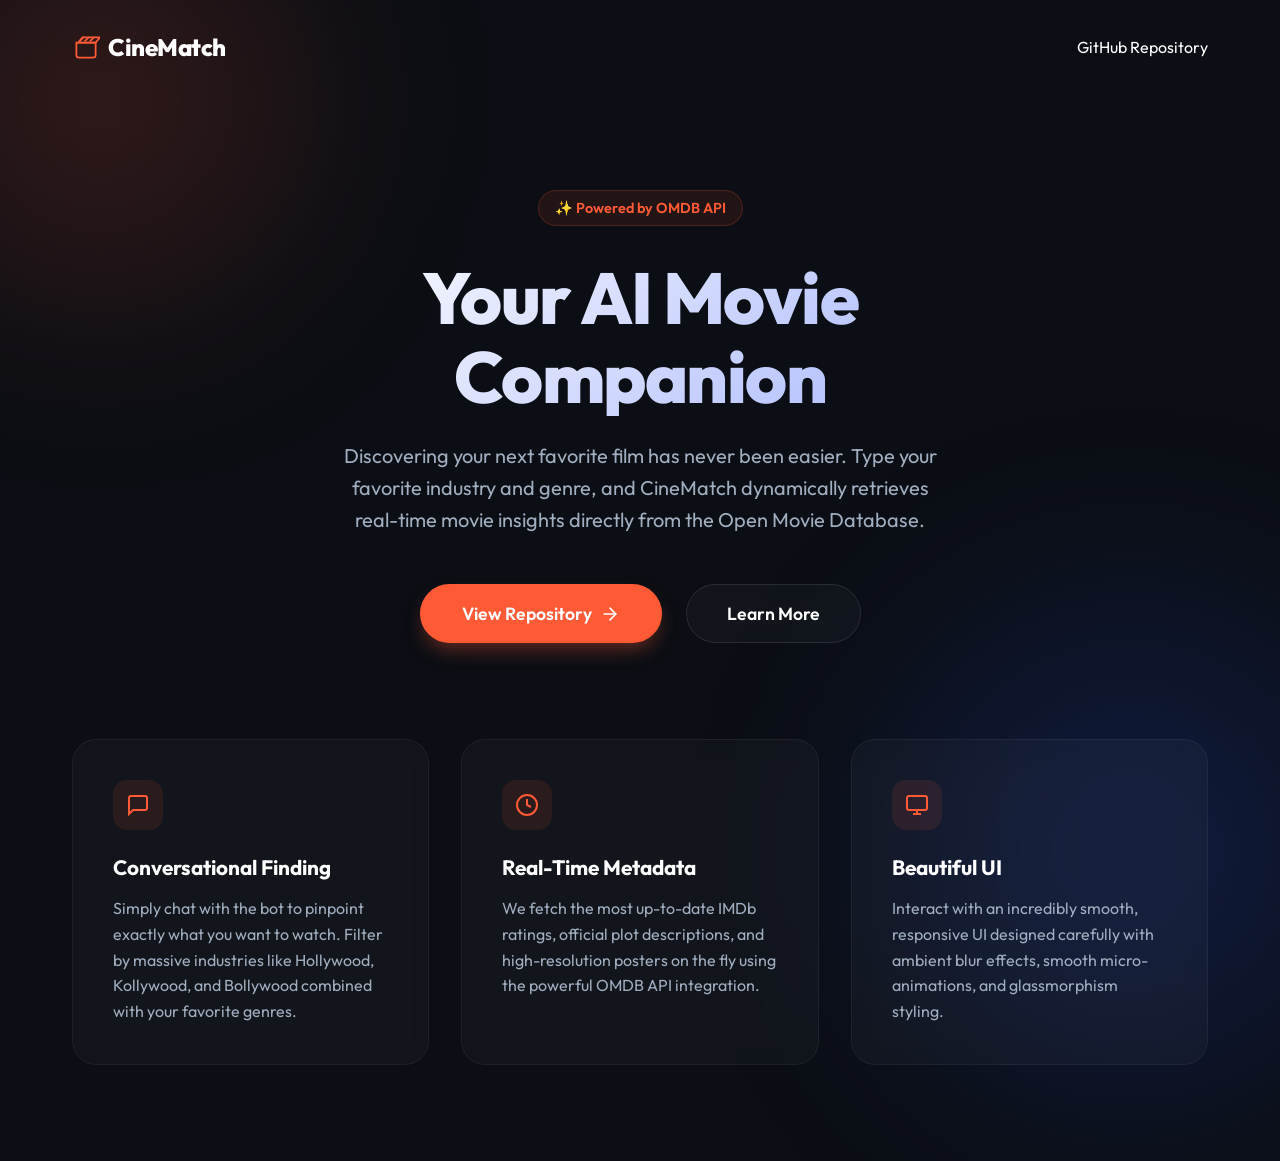
<file: index.html>
<!DOCTYPE html>
<html lang="en">
<head>
    <meta charset="UTF-8">
    <meta name="viewport" content="width=device-width, initial-scale=1.0">
    <title>CineMatch - Intelligent Movie Recommendations</title>
    <link rel="preconnect" href="https://fonts.googleapis.com">
    <link rel="preconnect" href="https://fonts.gstatic.com" crossorigin>
    <link href="https://fonts.googleapis.com/css2?family=Outfit:wght@300;400;600;800&display=swap" rel="stylesheet">
    <style>
        :root {
            --bg-deep: #0B0E14;
            --bg-card: rgba(255, 255, 255, 0.03);
            --accent: #FF5A36;
            --accent-glow: rgba(255, 90, 54, 0.4);
            --text-main: #FFFFFF;
            --text-sub: #A0AEC0;
        }

        * {
            margin: 0;
            padding: 0;
            box-sizing: border-box;
            font-family: 'Outfit', sans-serif;
        }

        body {
            background-color: var(--bg-deep);
            color: var(--text-main);
            overflow-x: hidden;
            display: flex;
            flex-direction: column;
            align-items: center;
            min-height: 100vh;
        }

        /* Ambient glowing orbs */
        .ambient-orb {
            position: absolute;
            border-radius: 50%;
            filter: blur(100px);
            z-index: -1;
            animation: float 10s ease-in-out infinite alternate;
        }

        .orb-1 {
            width: 400px;
            height: 400px;
            background: rgba(255, 90, 54, 0.15);
            top: -100px;
            left: -100px;
        }

        .orb-2 {
            width: 500px;
            height: 500px;
            background: rgba(43, 88, 255, 0.15);
            bottom: -200px;
            right: -100px;
            animation-delay: -5s;
        }

        @keyframes float {
            0% { transform: translate(0, 0); }
            100% { transform: translate(50px, 30px); }
        }

        /* Header */
        nav {
            width: 100%;
            max-width: 1200px;
            padding: 2rem;
            display: flex;
            justify-content: space-between;
            align-items: center;
        }

        .logo {
            font-size: 1.5rem;
            font-weight: 800;
            letter-spacing: -0.5px;
            display: flex;
            align-items: center;
            gap: 0.5rem;
        }

        .logo svg {
            color: var(--accent);
        }

        .nav-links a {
            color: var(--text-main);
            text-decoration: none;
            margin-left: 2rem;
            font-weight: 400;
            transition: color 0.3s;
        }

        .nav-links a:hover {
            color: var(--accent);
        }

        /* Hero Section */
        .hero {
            display: flex;
            flex-direction: column;
            align-items: center;
            justify-content: center;
            text-align: center;
            padding: 6rem 2rem;
            max-width: 800px;
            flex-grow: 1;
        }

        .badge {
            background: rgba(255, 90, 54, 0.1);
            color: var(--accent);
            padding: 0.5rem 1rem;
            border-radius: 20px;
            font-size: 0.9rem;
            font-weight: 600;
            margin-bottom: 2rem;
            border: 1px solid rgba(255, 90, 54, 0.2);
            backdrop-filter: blur(10px);
        }

        h1 {
            font-size: 4.5rem;
            font-weight: 800;
            line-height: 1.1;
            margin-bottom: 1.5rem;
            letter-spacing: -1.5px;
            background: linear-gradient(135deg, #fff 0%, #a5b4fc 100%);
            -webkit-background-clip: text;
            -webkit-text-fill-color: transparent;
        }

        p.subtitle {
            font-size: 1.25rem;
            color: var(--text-sub);
            margin-bottom: 3rem;
            line-height: 1.6;
            max-width: 600px;
        }

        .cta-buttons {
            display: flex;
            gap: 1.5rem;
        }

        .btn {
            padding: 1rem 2.5rem;
            border-radius: 30px;
            font-size: 1.1rem;
            font-weight: 600;
            text-decoration: none;
            transition: all 0.3s cubic-bezier(0.4, 0, 0.2, 1);
            display: inline-flex;
            align-items: center;
            gap: 0.5rem;
            cursor: pointer;
        }

        .btn-primary {
            background: var(--accent);
            color: white;
            box-shadow: 0 10px 20px -5px var(--accent-glow);
            border: 2px solid var(--accent);
        }

        .btn-primary:hover {
            transform: translateY(-3px);
            box-shadow: 0 15px 25px -5px var(--accent-glow);
            background: transparent;
            color: var(--accent);
        }

        .btn-secondary {
            background: var(--bg-card);
            color: white;
            border: 1px solid rgba(255,255,255,0.1);
            backdrop-filter: blur(10px);
        }

        .btn-secondary:hover {
            background: rgba(255,255,255,0.08);
            transform: translateY(-3px);
        }

        /* Feature Grid */
        .features {
            display: grid;
            grid-template-columns: repeat(auto-fit, minmax(300px, 1fr));
            gap: 2rem;
            max-width: 1200px;
            width: 100%;
            padding: 0 2rem 6rem;
        }

        .feature-card {
            background: var(--bg-card);
            border: 1px solid rgba(255,255,255,0.05);
            padding: 2.5rem;
            border-radius: 24px;
            backdrop-filter: blur(10px);
            transition: transform 0.3s, border-color 0.3s;
        }

        .feature-card:hover {
            transform: translateY(-5px);
            border-color: rgba(255,255,255,0.15);
        }

        .feature-icon {
            width: 50px;
            height: 50px;
            background: rgba(255, 90, 54, 0.1);
            color: var(--accent);
            border-radius: 14px;
            display: flex;
            align-items: center;
            justify-content: center;
            margin-bottom: 1.5rem;
        }

        .feature-card h3 {
            font-size: 1.3rem;
            margin-bottom: 1rem;
        }

        .feature-card p {
            color: var(--text-sub);
            line-height: 1.6;
        }

        @media (max-width: 768px) {
            h1 { font-size: 3rem; }
            .cta-buttons { flex-direction: column; width: 100%; }
            .btn { width: 100%; justify-content: center; }
        }
    </style>
</head>
<body>

    <div class="ambient-orb orb-1"></div>
    <div class="ambient-orb orb-2"></div>

    <nav>
        <div class="logo">
            <svg width="28" height="28" viewBox="0 0 64 64" fill="none">
                <path d="M10 22h44v28a6 6 0 0 1-6 6H16a6 6 0 0 1-6-6V22z" stroke="currentColor" stroke-width="4" />
                <path d="M14 22 24 10h40L54 22H14z" stroke="currentColor" stroke-width="4" />
                <path d="M26 10 18 18M38 10 30 18M50 10 42 18" stroke="currentColor" stroke-width="4" stroke-linecap="round"/>
            </svg>
            CineMatch
        </div>
        <div class="nav-links">
            <a href="https://github.com/kathirm1323-ai/Movie-Recommendation-Chatbot" target="_blank">GitHub Repository</a>
        </div>
    </nav>

    <div class="hero">
        <div class="badge">✨ Powered by OMDB API</div>
        <h1>Your AI Movie Companion</h1>
        <p class="subtitle">Discovering your next favorite film has never been easier. Type your favorite industry and genre, and CineMatch dynamically retrieves real-time movie insights directly from the Open Movie Database.</p>
        
        <div class="cta-buttons">
            <!-- Replace "#" with your Render Deployment URL if you have one -->
            <a href="https://github.com/kathirm1323-ai/Movie-Recommendation-Chatbot" class="btn btn-primary">
                View Repository 
                <svg width="20" height="20" viewBox="0 0 24 24" fill="none" stroke="currentColor" stroke-width="2" stroke-linecap="round" stroke-linejoin="round"><line x1="5" y1="12" x2="19" y2="12"></line><polyline points="12 5 19 12 12 19"></polyline></svg>
            </a>
            <a href="#features" class="btn btn-secondary">Learn More</a>
        </div>
    </div>

    <div class="features" id="features">
        <div class="feature-card">
            <div class="feature-icon">
                <svg width="24" height="24" viewBox="0 0 24 24" fill="none" stroke="currentColor" stroke-width="2"><path d="M21 15a2 2 0 0 1-2 2H7l-4 4V5a2 2 0 0 1 2-2h14a2 2 0 0 1 2 2z"></path></svg>
            </div>
            <h3>Conversational Finding</h3>
            <p>Simply chat with the bot to pinpoint exactly what you want to watch. Filter by massive industries like Hollywood, Kollywood, and Bollywood combined with your favorite genres.</p>
        </div>
        <div class="feature-card">
            <div class="feature-icon">
                <svg width="24" height="24" viewBox="0 0 24 24" fill="none" stroke="currentColor" stroke-width="2"><circle cx="12" cy="12" r="10"></circle><polyline points="12 6 12 12 16 14"></polyline></svg>
            </div>
            <h3>Real-Time Metadata</h3>
            <p>We fetch the most up-to-date IMDb ratings, official plot descriptions, and high-resolution posters on the fly using the powerful OMDB API integration.</p>
        </div>
        <div class="feature-card">
            <div class="feature-icon">
                <svg width="24" height="24" viewBox="0 0 24 24" fill="none" stroke="currentColor" stroke-width="2"><rect x="2" y="3" width="20" height="14" rx="2" ry="2"></rect><line x1="8" y1="21" x2="16" y2="21"></line><line x1="12" y1="17" x2="12" y2="21"></line></svg>
            </div>
            <h3>Beautiful UI</h3>
            <p>Interact with an incredibly smooth, responsive UI designed carefully with ambient blur effects, smooth micro-animations, and glassmorphism styling.</p>
        </div>
    </div>

</body>
</html>
</file>
